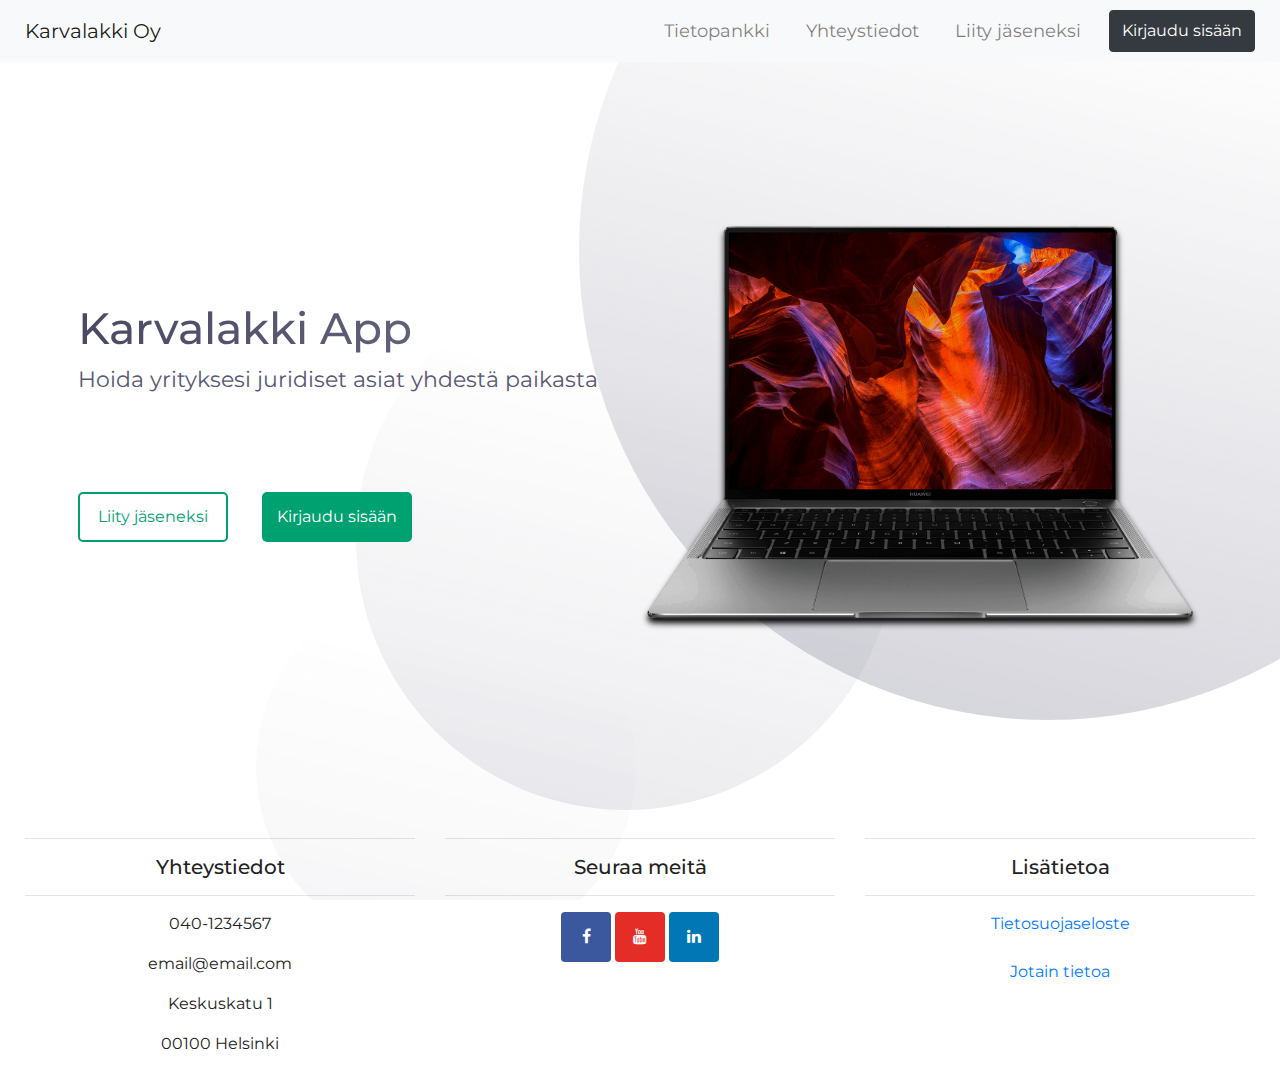
<file: index.html>
<!DOCTYPE html>
<html lang="en">
<head>
    <meta charset="UTF-8">
    <meta http-equiv="X-UA-Compatible" content="IE=edge">
    <meta name="viewport" content="width=device-width, initial-scale=1.0">
    <title>Karvalakki</title>
    <link href="https://cdn.jsdelivr.net/npm/bootstrap@5.0.0-beta3/dist/css/bootstrap.min.css" rel="stylesheet" integrity="sha384-eOJMYsd53ii+scO/bJGFsiCZc+5NDVN2yr8+0RDqr0Ql0h+rP48ckxlpbzKgwra6" crossorigin="anonymous">
    <link rel="stylesheet" href="https://maxcdn.bootstrapcdn.com/bootstrap/4.5.2/css/bootstrap.min.css">
    <script src="https://ajax.googleapis.com/ajax/libs/jquery/3.5.1/jquery.min.js"></script>
    <script src="https://cdnjs.cloudflare.com/ajax/libs/popper.js/1.16.0/umd/popper.min.js"></script>
    <script src="https://maxcdn.bootstrapcdn.com/bootstrap/4.5.2/js/bootstrap.min.js"></script>
    <link rel="preconnect" href="https://fonts.gstatic.com">
    <link href="https://fonts.googleapis.com/css2?family=Montserrat&display=swap" rel="stylesheet">
    <link rel="stylesheet" href="https://cdnjs.cloudflare.com/ajax/libs/font-awesome/4.7.0/css/font-awesome.min.css">
    <link rel="stylesheet" href="style.css">
</head>

<body>
    <!-- NavigationBar -->
    <nav class="navbar navbar-expand-md navbar-light bg-light sticky-top">
        <div class="container-fluid">
            <a class="navbar-brand" href="index.html">Karvalakki Oy</a>
            <button class="navbar-toggler" type="button" data-toggle="collapse" data-target="#navbarResponsive">
                <span class="navbar-toggler-icon"></span>
            </button>
            <div class="collapse navbar-collapse" id="navbarResponsive">
                <ul class="navbar-nav ml-auto">
                    
                    <li class="nav-item">
                        <a class="nav-link" href="services.html">Tietopankki</a>
                    </li>
                    <li class="nav-item">
                        <a class="nav-link" href="contact.html">Yhteystiedot</a>
                    </li>
                    <li class="nav-item">
                        <a class="nav-link" href="joinus.html">Liity jäseneksi</a>
                    </li>
                    <button type="button" class="btn btn-dark">Kirjaudu sisään</button>
                </ul>
            </div>
        </div>
    </nav>
    <!-- Palvelun esittely -->
    <main>
        <div class="container-fluid">
            <section class="presentation">
                <div class="introduction">
                <div class="intro-text">
                    <h1>Karvalakki App</h1>
                    <p>
                    Hoida yrityksesi juridiset asiat yhdestä paikasta
                    </p>
                </div>
                <div class="cta">
                    <button class="cta-select">Liity jäseneksi</button>
                    <button class="cta-add">Kirjaudu sisään</button>
                </div>
                </div>
                <div class="cover">
                <img src="./img/matebook.png" alt="matebook" />
                </div>
            </section>

            <img class="big-circle" src="./img/big-eclipse.svg" alt="" />
            <img class="mid-circle" src="./img/mid-eclipse.svg" alt="" />
            <img class="small-circle" src="./img/small-eclipse.svg" alt="" />
        </div>

    </main>

    <!-- Footer -->
    <footer>
        <div class="container-fluid padding">
            <div class="row text-center">
                <div class="col-md-4">
                    <hr class="light">
                    <h5>Yhteystiedot</h5>
                    <hr class="light">
                    <p>040-1234567</p>
                    <p>email@email.com</p>
                    <p>Keskuskatu 1</p>
                    <p>00100 Helsinki</p>
                </div>
                <div class="col-md-4">
                    <hr class="light">
                    <h5>Seuraa meitä</h5>
                    <hr class="light">
                    <button type="button" class="btn btn-social-icon btn-facebook"><i class="fa fa-facebook"></i></button> 
                    <button type="button" class="btn btn-social-icon btn-youtube"><i class="fa fa-youtube"></i></button> 
                    <button type="button" class="btn btn-social-icon btn-linkedin"><i class="fa fa-linkedin"></i></button>
                </div>
                <div class="col-md-4">
                    <hr class="light">
                    <h5>Lisätietoa</h5>
                    <hr class="light">
                    <div><a href="#">Tietosuojaseloste</a></div>
                    <br>
                    <div><a href="#">Jotain tietoa</a></div>
                </div>
            </div>
        </div>
    </footer>


    <script src="https://cdn.jsdelivr.net/npm/bootstrap@5.0.0-beta3/dist/js/bootstrap.bundle.min.js" integrity="sha384-JEW9xMcG8R+pH31jmWH6WWP0WintQrMb4s7ZOdauHnUtxwoG2vI5DkLtS3qm9Ekf" crossorigin="anonymous"></script>
</body>
</html>
</file>
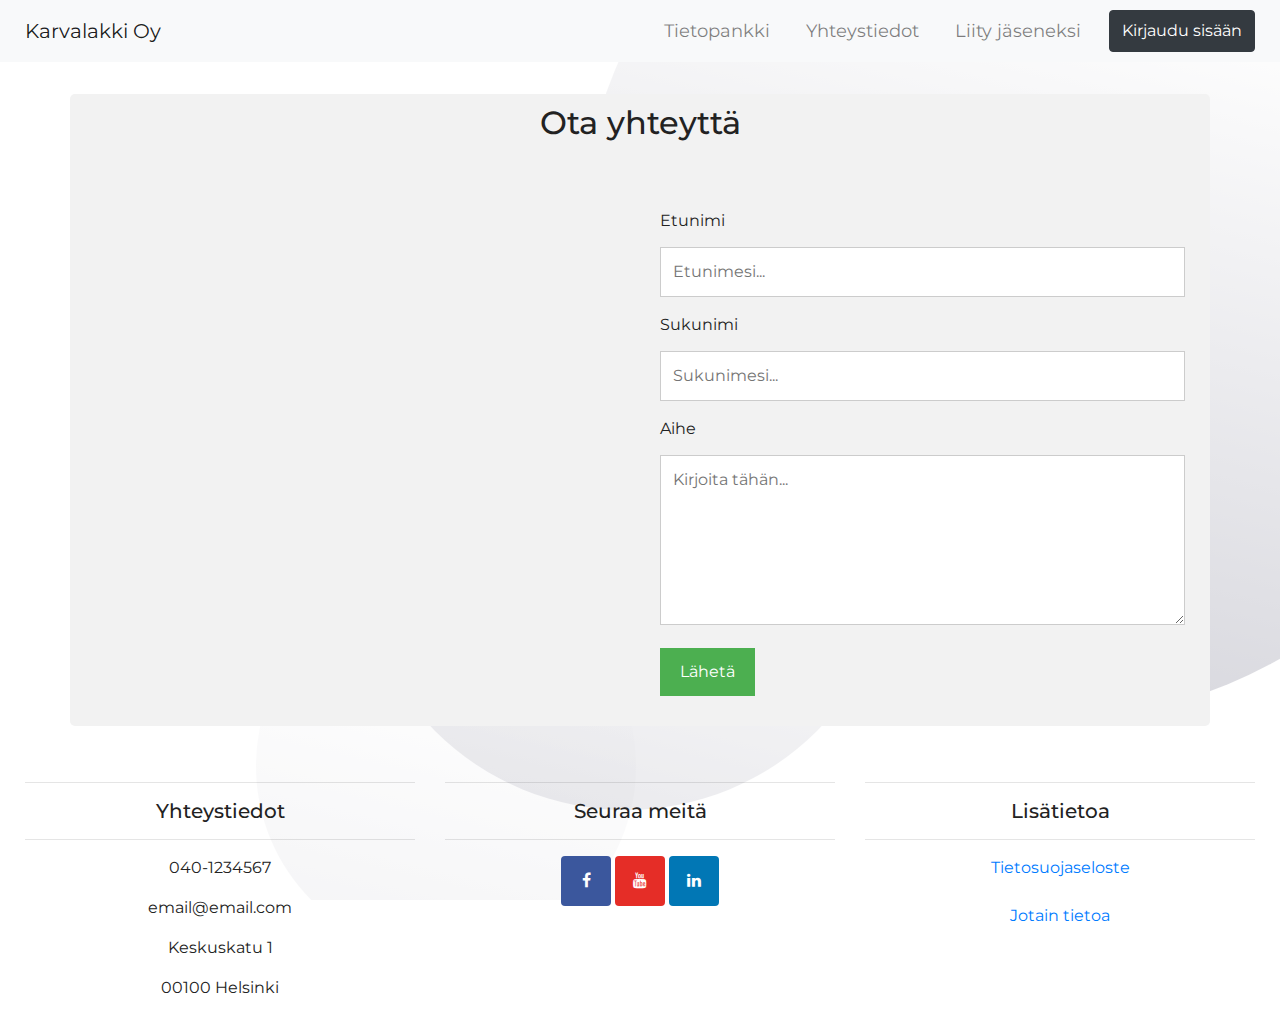
<file: contact.html>
<!DOCTYPE html>
<html lang="en">
<head>
    <meta charset="UTF-8">
    <meta http-equiv="X-UA-Compatible" content="IE=edge">
    <meta name="viewport" content="width=device-width, initial-scale=1.0">
    <title>Karvalakki</title>
    <link href="https://cdn.jsdelivr.net/npm/bootstrap@5.0.0-beta3/dist/css/bootstrap.min.css" rel="stylesheet" integrity="sha384-eOJMYsd53ii+scO/bJGFsiCZc+5NDVN2yr8+0RDqr0Ql0h+rP48ckxlpbzKgwra6" crossorigin="anonymous">
    <link rel="stylesheet" href="https://maxcdn.bootstrapcdn.com/bootstrap/4.5.2/css/bootstrap.min.css">
    <script src="https://ajax.googleapis.com/ajax/libs/jquery/3.5.1/jquery.min.js"></script>
    <script src="https://cdnjs.cloudflare.com/ajax/libs/popper.js/1.16.0/umd/popper.min.js"></script>
    <script src="https://maxcdn.bootstrapcdn.com/bootstrap/4.5.2/js/bootstrap.min.js"></script>
    <link rel="preconnect" href="https://fonts.gstatic.com">
    <link href="https://fonts.googleapis.com/css2?family=Montserrat&display=swap" rel="stylesheet">
    <link rel="stylesheet" href="https://cdnjs.cloudflare.com/ajax/libs/font-awesome/4.7.0/css/font-awesome.min.css">
    <link rel="stylesheet" href="style.css">
</head>

<body>
    <!-- NavigationBar -->
    <nav class="navbar navbar-expand-md navbar-light bg-light sticky-top">
        <div class="container-fluid">
            <a class="navbar-brand" href="index.html">Karvalakki Oy</a>
            <button class="navbar-toggler" type="button" data-toggle="collapse" data-target="#navbarResponsive">
                <span class="navbar-toggler-icon"></span>
            </button>
            <div class="collapse navbar-collapse" id="navbarResponsive">
                <ul class="navbar-nav ml-auto">
                    
                    <li class="nav-item">
                        <a class="nav-link" href="services.html">Tietopankki</a>
                    </li>
                    <li class="nav-item">
                        <a class="nav-link" href="contact.html">Yhteystiedot</a>
                    </li>
                    <li class="nav-item">
                        <a class="nav-link" href="joinus.html">Liity jäseneksi</a>
                    </li>
                    <button type="button" class="btn btn-dark">Kirjaudu sisään</button>
                </ul>
            </div>
        </div>
    </nav>

    <main style="padding-top: 2rem;">
        <div class="container">
        <div style="text-align:center">
            <h2>Ota yhteyttä</h2>
        </div>
        <div class="row">
            <div class="column">
                <div class="map-responsive">
                    <iframe src="https://www.google.com/maps/embed?pb=!1m18!1m12!1m3!1d1984.7808086507703!2d24.938859715877012!3d60.16780745055317!2m3!1f0!2f0!3f0!3m2!1i1024!2i768!4f13.1!3m3!1m2!1s0x46920bcbf5510ea1%3A0x2affe8f37912db98!2sMannerheimintie%2010%2C%2000100%20Helsinki!5e0!3m2!1sfi!2sfi!4v1616724009514!5m2!1sfi!2sfi" width="500" height="500" style="border:0;" allowfullscreen="" loading="lazy"></iframe>
                </div>
            </div>
            <div class="column">
            <form action="#">
                <label for="fname">Etunimi</label>
                <input type="text" id="fname" name="firstname" placeholder="Etunimesi...">
                <label for="lname">Sukunimi</label>
                <input type="text" id="lname" name="lastname" placeholder="Sukunimesi...">
                <label for="subject">Aihe</label>
                <textarea id="subject" name="subject" placeholder="Kirjoita tähän..." style="height:170px"></textarea>
                <input type="submit" value="Lähetä">
            </form>
            </div>
        </div>
        </div>

        <img class="big-circle" src="./img/big-eclipse.svg" alt="" />
        <img class="mid-circle" src="./img/mid-eclipse.svg" alt="" />
        <img class="small-circle" src="./img/small-eclipse.svg" alt="" />

    </main>

    <!-- Footer -->
    <footer>
        <div class="container-fluid padding">
            <div class="row text-center">
                <div class="col-md-4">
                    <hr class="light">
                    <h5>Yhteystiedot</h5>
                    <hr class="light">
                    <p>040-1234567</p>
                    <p>email@email.com</p>
                    <p>Keskuskatu 1</p>
                    <p>00100 Helsinki</p>
                </div>
                <div class="col-md-4">
                    <hr class="light">
                    <h5>Seuraa meitä</h5>
                    <hr class="light">
                    <button type="button" class="btn btn-social-icon btn-facebook"><i class="fa fa-facebook"></i></button> 
                    <button type="button" class="btn btn-social-icon btn-youtube"><i class="fa fa-youtube"></i></button> 
                    <button type="button" class="btn btn-social-icon btn-linkedin"><i class="fa fa-linkedin"></i></button>
                </div>
                <div class="col-md-4">
                    <hr class="light">
                    <h5>Lisätietoa</h5>
                    <hr class="light">
                    <div><a href="#">Tietosuojaseloste</a></div>
                    <br>
                    <div><a href="#">Jotain tietoa</a></div>
                </div>
            </div>
        </div>
    </footer>


    <script src="https://cdn.jsdelivr.net/npm/bootstrap@5.0.0-beta3/dist/js/bootstrap.bundle.min.js" integrity="sha384-JEW9xMcG8R+pH31jmWH6WWP0WintQrMb4s7ZOdauHnUtxwoG2vI5DkLtS3qm9Ekf" crossorigin="anonymous"></script>
</body>
</html>
</file>
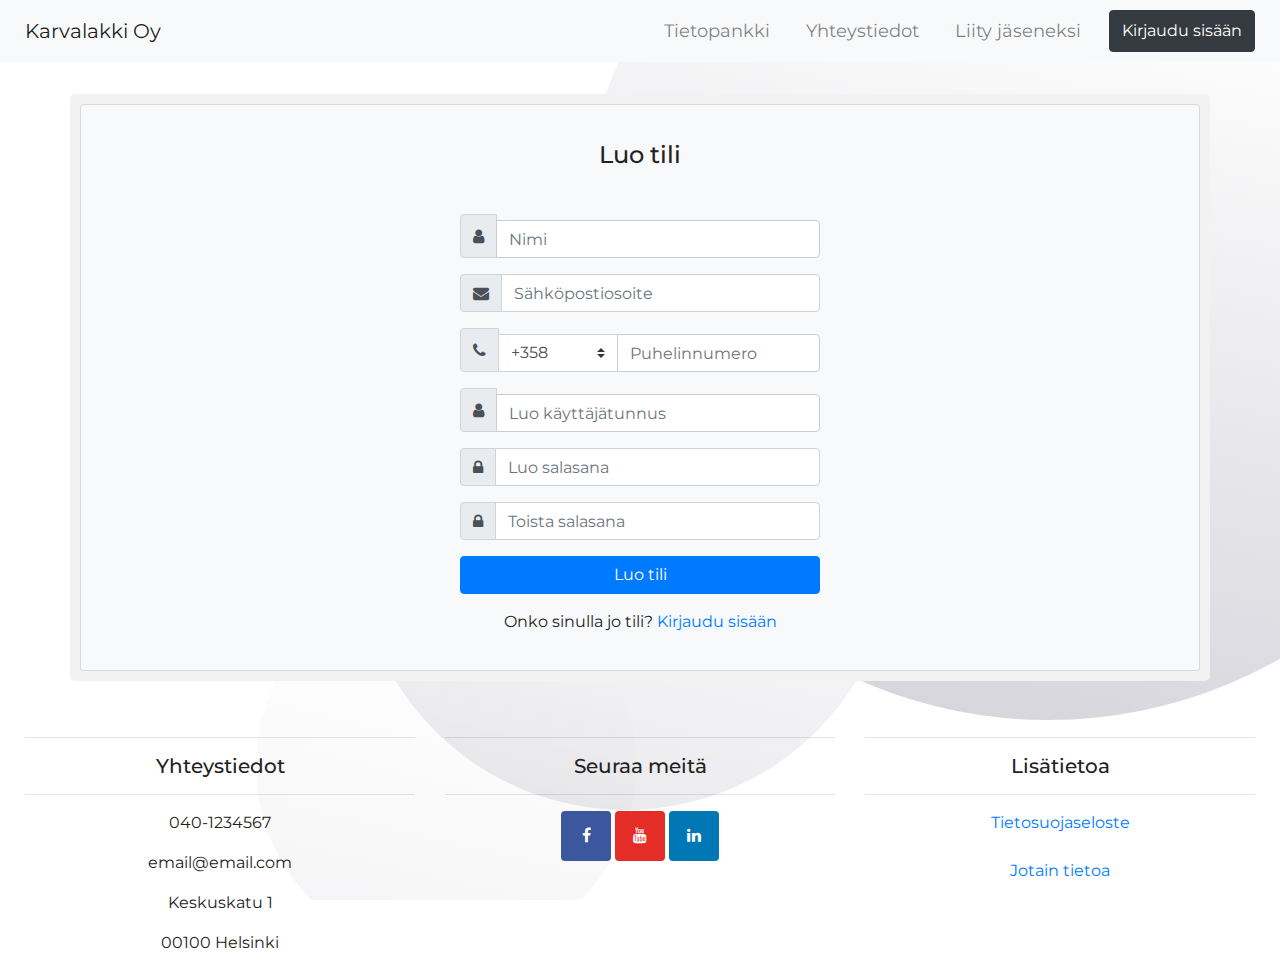
<file: joinus.html>
<!DOCTYPE html>
<html lang="en">
<head>
    <meta charset="UTF-8">
    <meta http-equiv="X-UA-Compatible" content="IE=edge">
    <meta name="viewport" content="width=device-width, initial-scale=1.0">
    <title>Karvalakki</title>
    <link href="https://cdn.jsdelivr.net/npm/bootstrap@5.0.0-beta3/dist/css/bootstrap.min.css" rel="stylesheet" integrity="sha384-eOJMYsd53ii+scO/bJGFsiCZc+5NDVN2yr8+0RDqr0Ql0h+rP48ckxlpbzKgwra6" crossorigin="anonymous">
    <link rel="stylesheet" href="https://maxcdn.bootstrapcdn.com/bootstrap/4.5.2/css/bootstrap.min.css">
    <script src="https://ajax.googleapis.com/ajax/libs/jquery/3.5.1/jquery.min.js"></script>
    <script src="https://cdnjs.cloudflare.com/ajax/libs/popper.js/1.16.0/umd/popper.min.js"></script>
    <script src="https://maxcdn.bootstrapcdn.com/bootstrap/4.5.2/js/bootstrap.min.js"></script>
    <link rel="preconnect" href="https://fonts.gstatic.com">
    <link href="https://fonts.googleapis.com/css2?family=Montserrat&display=swap" rel="stylesheet">
    <link rel="stylesheet" href="https://cdnjs.cloudflare.com/ajax/libs/font-awesome/4.7.0/css/font-awesome.min.css">
    <link rel="stylesheet" href="style.css">
</head>

<body>
    <!-- NavigationBar -->
    <nav class="navbar navbar-expand-md navbar-light bg-light sticky-top">
        <div class="container-fluid">
            <a class="navbar-brand" href="index.html">Karvalakki Oy</a>
            <button class="navbar-toggler" type="button" data-toggle="collapse" data-target="#navbarResponsive">
                <span class="navbar-toggler-icon"></span>
            </button>
            <div class="collapse navbar-collapse" id="navbarResponsive">
                <ul class="navbar-nav ml-auto">
                    
                    <li class="nav-item">
                        <a class="nav-link" href="services.html">Tietopankki</a>
                    </li>
                    <li class="nav-item">
                        <a class="nav-link" href="contact.html">Yhteystiedot</a>
                    </li>
                    <li class="nav-item">
                        <a class="nav-link" href="joinus.html">Liity jäseneksi</a>
                    </li>
                    <button type="button" class="btn btn-dark">Kirjaudu sisään</button>
                </ul>
            </div>
        </div>
    </nav>
    <!-- Liity jäseneksi -palkki -->
    <img class="big-circle" src="./img/big-eclipse.svg" alt="" />
    <img class="mid-circle" src="./img/mid-eclipse.svg" alt="" />
    <img class="small-circle" src="./img/small-eclipse.svg" alt="" />
    <main style="padding-top: 2rem;">
        <div class="container">
            <div class="card bg-light">
                <article class="card-body mx-auto" style="max-width: 400px;">
                <h4 class="card-title mt-3 text-center">Luo tili</h4>
	            
	            <form>
	                <div class="form-group input-group">
		                <div class="input-group-prepend">
		                    <span class="input-group-text"> <i class="fa fa-user"></i> </span>
		                </div>
                        <input name="" class="form-control" placeholder="Nimi" type="text">
                    </div> <!-- form-group// -->
                    <div class="form-group input-group">
    	                <div class="input-group-prepend">
		                    <span class="input-group-text"> <i class="fa fa-envelope"></i> </span>
		                </div>
                        <input name="" class="form-control" placeholder="Sähköpostiosoite" type="email">
                    </div> <!-- form-group// -->
                    <div class="form-group input-group">
    	                <div class="input-group-prepend">
		                    <span class="input-group-text"> <i class="fa fa-phone"></i> </span>
		                </div>
		                <select class="custom-select" style="max-width: 120px;">
		                    <option selected="">+358</option>
		                </select>
    	                <input name="" class="form-control" placeholder="Puhelinnumero" type="text">
                    </div> <!-- form-group// -->
                    <div class="form-group input-group">
    	                <div class="input-group-prepend">
		                    <span class="input-group-text"> <i class="fa fa-user"></i> </span>
		                </div>
                        <input class="form-control" placeholder="Luo käyttäjätunnus" type="text">
                    </div>
                    <div class="form-group input-group">
    	                <div class="input-group-prepend">
		                    <span class="input-group-text"> <i class="fa fa-lock"></i> </span>
		                </div>
                        <input class="form-control" placeholder="Luo salasana" type="password">
                    </div> <!-- form-group// -->
                    <div class="form-group input-group">
    	                <div class="input-group-prepend">
		                    <span class="input-group-text"> <i class="fa fa-lock"></i> </span>
		                </div>
                        <input class="form-control" placeholder="Toista salasana" type="password">
                    </div> <!-- form-group// -->                                      
                    <div class="form-group">
                        <button type="submit" class="btn btn-primary btn-block"> Luo tili  </button>
                    </div> <!-- form-group// -->      
                <p class="text-center">Onko sinulla jo tili? <a href="">Kirjaudu sisään</a> </p>                   
                </form>
                </article>
            </div> <!-- card.// -->
        </div>
    </main>

    <!-- Footer -->
    <footer>
        <div class="container-fluid padding">
            <div class="row text-center">
                <div class="col-md-4">
                    <hr class="light">
                    <h5>Yhteystiedot</h5>
                    <hr class="light">
                    <p>040-1234567</p>
                    <p>email@email.com</p>
                    <p>Keskuskatu 1</p>
                    <p>00100 Helsinki</p>
                </div>
                <div class="col-md-4">
                    <hr class="light">
                    <h5>Seuraa meitä</h5>
                    <hr class="light">
                    <button type="button" class="btn btn-social-icon btn-facebook"><i class="fa fa-facebook"></i></button> 
                    <button type="button" class="btn btn-social-icon btn-youtube"><i class="fa fa-youtube"></i></button> 
                    <button type="button" class="btn btn-social-icon btn-linkedin"><i class="fa fa-linkedin"></i></button>
                </div>
                <div class="col-md-4">
                    <hr class="light">
                    <h5>Lisätietoa</h5>
                    <hr class="light">
                    <div><a href="#">Tietosuojaseloste</a></div>
                    <br>
                    <div><a href="#">Jotain tietoa</a></div>
                </div>
            </div>
        </div>
    </footer>


    <script src="https://cdn.jsdelivr.net/npm/bootstrap@5.0.0-beta3/dist/js/bootstrap.bundle.min.js" integrity="sha384-JEW9xMcG8R+pH31jmWH6WWP0WintQrMb4s7ZOdauHnUtxwoG2vI5DkLtS3qm9Ekf" crossorigin="anonymous"></script>
</body>
</html>
</file>
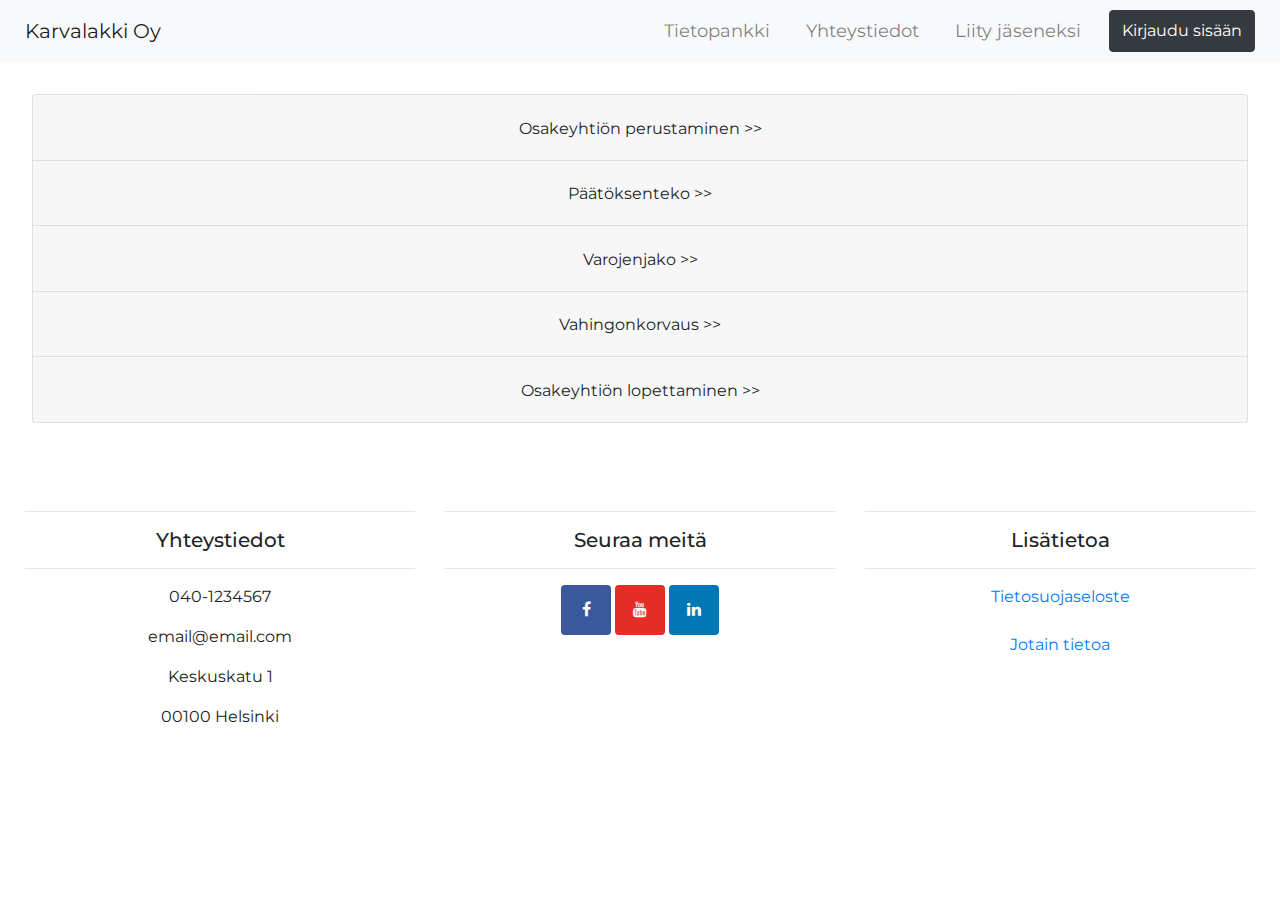
<file: osakeyhtio.html>
<!DOCTYPE html>
<html lang="en">
<head>
    <meta charset="UTF-8">
    <meta http-equiv="X-UA-Compatible" content="IE=edge">
    <meta name="viewport" content="width=device-width, initial-scale=1.0">
    <title>Karvalakki</title>
    <link href="https://cdn.jsdelivr.net/npm/bootstrap@5.0.0-beta3/dist/css/bootstrap.min.css" rel="stylesheet" integrity="sha384-eOJMYsd53ii+scO/bJGFsiCZc+5NDVN2yr8+0RDqr0Ql0h+rP48ckxlpbzKgwra6" crossorigin="anonymous">
    <link rel="stylesheet" href="https://maxcdn.bootstrapcdn.com/bootstrap/4.5.2/css/bootstrap.min.css">
    <script src="https://ajax.googleapis.com/ajax/libs/jquery/3.5.1/jquery.min.js"></script>
    <script src="https://cdnjs.cloudflare.com/ajax/libs/popper.js/1.16.0/umd/popper.min.js"></script>
    <script src="https://maxcdn.bootstrapcdn.com/bootstrap/4.5.2/js/bootstrap.min.js"></script>
    <link rel="preconnect" href="https://fonts.gstatic.com">
    <link href="https://fonts.googleapis.com/css2?family=Montserrat&display=swap" rel="stylesheet">
    <link rel="stylesheet" href="https://cdnjs.cloudflare.com/ajax/libs/font-awesome/4.7.0/css/font-awesome.min.css">
    <link rel="stylesheet" href="style.css">
</head>

<body>
    <!-- NavigationBar -->
    <nav class="navbar navbar-expand-md navbar-light bg-light sticky-top">
        <div class="container-fluid">
            <a class="navbar-brand" href="index.html">Karvalakki Oy</a>
            <button class="navbar-toggler" type="button" data-toggle="collapse" data-target="#navbarResponsive">
                <span class="navbar-toggler-icon"></span>
            </button>
            <div class="collapse navbar-collapse" id="navbarResponsive">
                <ul class="navbar-nav ml-auto">
                    
                    <li class="nav-item">
                        <a class="nav-link" href="services.html">Tietopankki</a>
                    </li>
                    <li class="nav-item">
                        <a class="nav-link" href="contact.html">Yhteystiedot</a>
                    </li>
                    <li class="nav-item">
                        <a class="nav-link" href="joinus.html">Liity jäseneksi</a>
                    </li>
                    <button type="button" class="btn btn-dark">Kirjaudu sisään</button>
                </ul>
            </div>
        </div>
    </nav>

    <!-- Kysymys&Vastaus-palsta -->
    <main>
        <div class="accordion" id="myAccordion">
            <div class="card">
                <div class="card-header" id="headingOne">
                    <h2 class="mb-0">
                        <button type="button" class="btn collapsed" data-toggle="collapse" data-target="#collapseOne">Osakeyhtiön perustaminen >></button>
                    </h2>
                </div>
                <div id="collapseOne" class="collapse" aria-labelledby="headingOne" data-parent="#myAccordion">
                    <div class="card-body">
                        <table class="table table-striped table-hover">
                            <tbody>
                                <tr>
                                <th scope="row"></th>
                                <td>
                                    <button class="btn" type="button" data-bs-toggle="collapse" data-bs-target="#collapseExample1" aria-expanded="false" aria-controls="collapseExample1">
                                        Kysymys? >>
                                    </button>
                                    <div class="collapse" id="collapseExample1">
                                    <div class="card card-body" style="margin-top: 1rem;">
                                        Vastaus
                                    </div>
                                    </div>
                                </td>
                                </tr>

                                <tr>
                                <th scope="row"></th>
                                <td>
                                    <button class="btn" type="button" data-bs-toggle="collapse" data-bs-target="#collapseExample2" aria-expanded="false" aria-controls="collapseExample2">
                                        Kysymys? >>
                                    </button>
                                    <div class="collapse" id="collapseExample2">
                                    <div class="card card-body" style="margin-top: 1rem;">
                                        Vastaus
                                    </div>
                                    </div>
                                </td>
                                </tr>

                                <tr>
                                <th scope="row"></th>
                                <td>
                                    <button class="btn" type="button" data-bs-toggle="collapse" data-bs-target="#collapseExample3" aria-expanded="false" aria-controls="collapseExample3">
                                        Kysymys? >>
                                    </button>
                                    <div class="collapse" id="collapseExample3">
                                    <div class="card card-body" style="margin-top: 1rem;">
                                        Vastaus
                                    </div>
                                    </div>
                                </td>
                                </tr>
                                
                            </tbody>
                            </table>
                    </div>
                </div>
            </div>
            <div class="card">
                <div class="card-header" id="headingTwo">
                    <h2 class="mb-0">
                        <button type="button" class="btn collapsed" data-toggle="collapse" data-target="#collapseTwo">Päätöksenteko >></button>
                    </h2>
                </div>
                <div id="collapseTwo" class="collapse" aria-labelledby="headingTwo" data-parent="#myAccordion">
                    <div class="card-body">
                        <table class="table table-striped table-hover">
                            <tbody>
                                <tr>
                                <th scope="row"></th>
                                <td>
                                    <button class="btn" type="button" data-bs-toggle="collapse" data-bs-target="#collapseExample4" aria-expanded="false" aria-controls="collapseExample4">
                                        Kysymys? >>
                                    </button>
                                    <div class="collapse" id="collapseExample4">
                                    <div class="card card-body" style="margin-top: 1rem;">
                                        Vastaus
                                    </div>
                                    </div>
                                </td>
                                </tr>

                                <tr>
                                <th scope="row"></th>
                                <td>
                                    <button class="btn" type="button" data-bs-toggle="collapse" data-bs-target="#collapseExample5" aria-expanded="false" aria-controls="collapseExample5">
                                        Kysymys? >>
                                    </button>
                                    <div class="collapse" id="collapseExample5">
                                    <div class="card card-body" style="margin-top: 1rem;">
                                        Vastaus
                                    </div>
                                    </div>
                                </td>
                                </tr>

                                <tr>
                                <th scope="row"></th>
                                <td>
                                    <button class="btn" type="button" data-bs-toggle="collapse" data-bs-target="#collapseExample6" aria-expanded="false" aria-controls="collapseExample6">
                                        Kysymys? >>
                                    </button>
                                    <div class="collapse" id="collapseExample6">
                                    <div class="card card-body" style="margin-top: 1rem;">
                                        Vastaus
                                    </div>
                                    </div>
                                </td>
                                </tr>
                                
                            </tbody>
                            </table>
                    </div>
                </div>
            </div>
            <div class="card">
                <div class="card-header" id="headingThree">
                    <h2 class="mb-0">
                        <button type="button" class="btn collapsed" data-toggle="collapse" data-target="#collapseThree">Varojenjako >></button>
                    </h2>
                </div>
                <div id="collapseThree" class="collapse" aria-labelledby="headingThree" data-parent="#myAccordion">
                    <div class="card-body">
                        <table class="table table-striped table-hover">
                            <tbody>
                                <tr>
                                <th scope="row"></th>
                                <td>
                                    <button class="btn" type="button" data-bs-toggle="collapse" data-bs-target="#collapseExample7" aria-expanded="false" aria-controls="collapseExample7">
                                        Kysymys? >>
                                    </button>
                                    <div class="collapse" id="collapseExample7">
                                    <div class="card card-body" style="margin-top: 1rem;">
                                        Vastaus
                                    </div>
                                    </div>
                                </td>
                                </tr>

                                <tr>
                                <th scope="row"></th>
                                <td>
                                    <button class="btn" type="button" data-bs-toggle="collapse" data-bs-target="#collapseExample8" aria-expanded="false" aria-controls="collapseExample8">
                                        Kysymys? >>
                                    </button>
                                    <div class="collapse" id="collapseExample8">
                                    <div class="card card-body" style="margin-top: 1rem;">
                                        Vastaus
                                    </div>
                                    </div>
                                </td>
                                </tr>

                                <tr>
                                <th scope="row"></th>
                                <td>
                                    <button class="btn" type="button" data-bs-toggle="collapse" data-bs-target="#collapseExample9" aria-expanded="false" aria-controls="collapseExample9">
                                        Kysymys? >>
                                    </button>
                                    <div class="collapse" id="collapseExample9">
                                    <div class="card card-body" style="margin-top: 1rem;">
                                        Vastaus
                                    </div>
                                    </div>
                                </td>
                                </tr>
                                
                            </tbody>
                            </table>
                    </div>
                </div>
            </div>
            <div class="card">
                <div class="card-header" id="headingFour">
                    <h2 class="mb-0">
                        <button type="button" class="btn collapsed" data-toggle="collapse" data-target="#collapseFour">Vahingonkorvaus >></button>
                    </h2>
                </div>
                <div id="collapseFour" class="collapse" aria-labelledby="headingFour" data-parent="#myAccordion">
                    <div class="card-body">
                        <table class="table table-striped table-hover">
                            <tbody>
                                <tr>
                                <th scope="row"></th>
                                <td>
                                    <button class="btn" type="button" data-bs-toggle="collapse" data-bs-target="#collapseExample10" aria-expanded="false" aria-controls="collapseExample10">
                                        Kysymys? >>
                                    </button>
                                    <div class="collapse" id="collapseExample10">
                                    <div class="card card-body" style="margin-top: 1rem;">
                                        Vastaus
                                    </div>
                                    </div>
                                </td>
                                </tr>

                                <tr>
                                <th scope="row"></th>
                                <td>
                                    <button class="btn" type="button" data-bs-toggle="collapse" data-bs-target="#collapseExample11" aria-expanded="false" aria-controls="collapseExample11">
                                        Kysymys? >>
                                    </button>
                                    <div class="collapse" id="collapseExample11">
                                    <div class="card card-body" style="margin-top: 1rem;">
                                        Vastaus
                                    </div>
                                    </div>
                                </td>
                                </tr>

                                <tr>
                                <th scope="row"></th>
                                <td>
                                    <button class="btn" type="button" data-bs-toggle="collapse" data-bs-target="#collapseExample12" aria-expanded="false" aria-controls="collapseExample12">
                                        Kysymys? >>
                                    </button>
                                    <div class="collapse" id="collapseExample12">
                                    <div class="card card-body" style="margin-top: 1rem;">
                                        Vastaus
                                    </div>
                                    </div>
                                </td>
                                </tr>
                                
                            </tbody>
                            </table>
                    </div>
                </div>
            </div>
            <div class="card">
                <div class="card-header" id="headingFive">
                    <h2 class="mb-0">
                        <button type="button" class="btn collapsed" data-toggle="collapse" data-target="#collapseFive">Osakeyhtiön lopettaminen >></button>
                    </h2>
                </div>
                <div id="collapseFive" class="collapse" aria-labelledby="headingFive" data-parent="#myAccordion">
                    <div class="card-body">
                        <table class="table table-striped table-hover">
                            <tbody>
                                <tr>
                                <th scope="row"></th>
                                <td>
                                    <button class="btn" type="button" data-bs-toggle="collapse" data-bs-target="#collapseExample13" aria-expanded="false" aria-controls="collapseExample13">
                                        Kysymys? >>
                                    </button>
                                    <div class="collapse" id="collapseExample13">
                                    <div class="card card-body" style="margin-top: 1rem;">
                                        Vastaus
                                    </div>
                                    </div>
                                </td>
                                </tr>

                                <tr>
                                <th scope="row"></th>
                                <td>
                                    <button class="btn" type="button" data-bs-toggle="collapse" data-bs-target="#collapseExample14" aria-expanded="false" aria-controls="collapseExample14">
                                        Kysymys? >>
                                    </button>
                                    <div class="collapse" id="collapseExample14">
                                    <div class="card card-body" style="margin-top: 1rem;">
                                        Vastaus
                                    </div>
                                    </div>
                                </td>
                                </tr>

                                <tr>
                                <th scope="row"></th>
                                <td>
                                    <button class="btn" type="button" data-bs-toggle="collapse" data-bs-target="#collapseExample15" aria-expanded="false" aria-controls="collapseExample15">
                                        Kysymys? >>
                                    </button>
                                    <div class="collapse" id="collapseExample15">
                                    <div class="card card-body" style="margin-top: 1rem;">
                                        Vastaus
                                    </div>
                                    </div>
                                </td>
                                </tr>
                                
                            </tbody>
                            </table>
                    </div>
                </div>
            </div>
        </div>
    </main>

    <!-- Footer -->
    <footer>
        <div class="container-fluid padding">
            <div class="row text-center">
                <div class="col-md-4">
                    <hr class="light">
                    <h5>Yhteystiedot</h5>
                    <hr class="light">
                    <p>040-1234567</p>
                    <p>email@email.com</p>
                    <p>Keskuskatu 1</p>
                    <p>00100 Helsinki</p>
                </div>
                <div class="col-md-4">
                    <hr class="light">
                    <h5>Seuraa meitä</h5>
                    <hr class="light">
                    <button type="button" class="btn btn-social-icon btn-facebook"><i class="fa fa-facebook"></i></button> 
                    <button type="button" class="btn btn-social-icon btn-youtube"><i class="fa fa-youtube"></i></button> 
                    <button type="button" class="btn btn-social-icon btn-linkedin"><i class="fa fa-linkedin"></i></button>
                </div>
                <div class="col-md-4">
                    <hr class="light">
                    <h5>Lisätietoa</h5>
                    <hr class="light">
                    <div><a href="#">Tietosuojaseloste</a></div>
                    <br>
                    <div><a href="#">Jotain tietoa</a></div>
                </div>
            </div>
        </div>
    </footer>


    <script src="https://cdn.jsdelivr.net/npm/bootstrap@5.0.0-beta3/dist/js/bootstrap.bundle.min.js" integrity="sha384-JEW9xMcG8R+pH31jmWH6WWP0WintQrMb4s7ZOdauHnUtxwoG2vI5DkLtS3qm9Ekf" crossorigin="anonymous"></script>

    
</body>
</html>
</file>
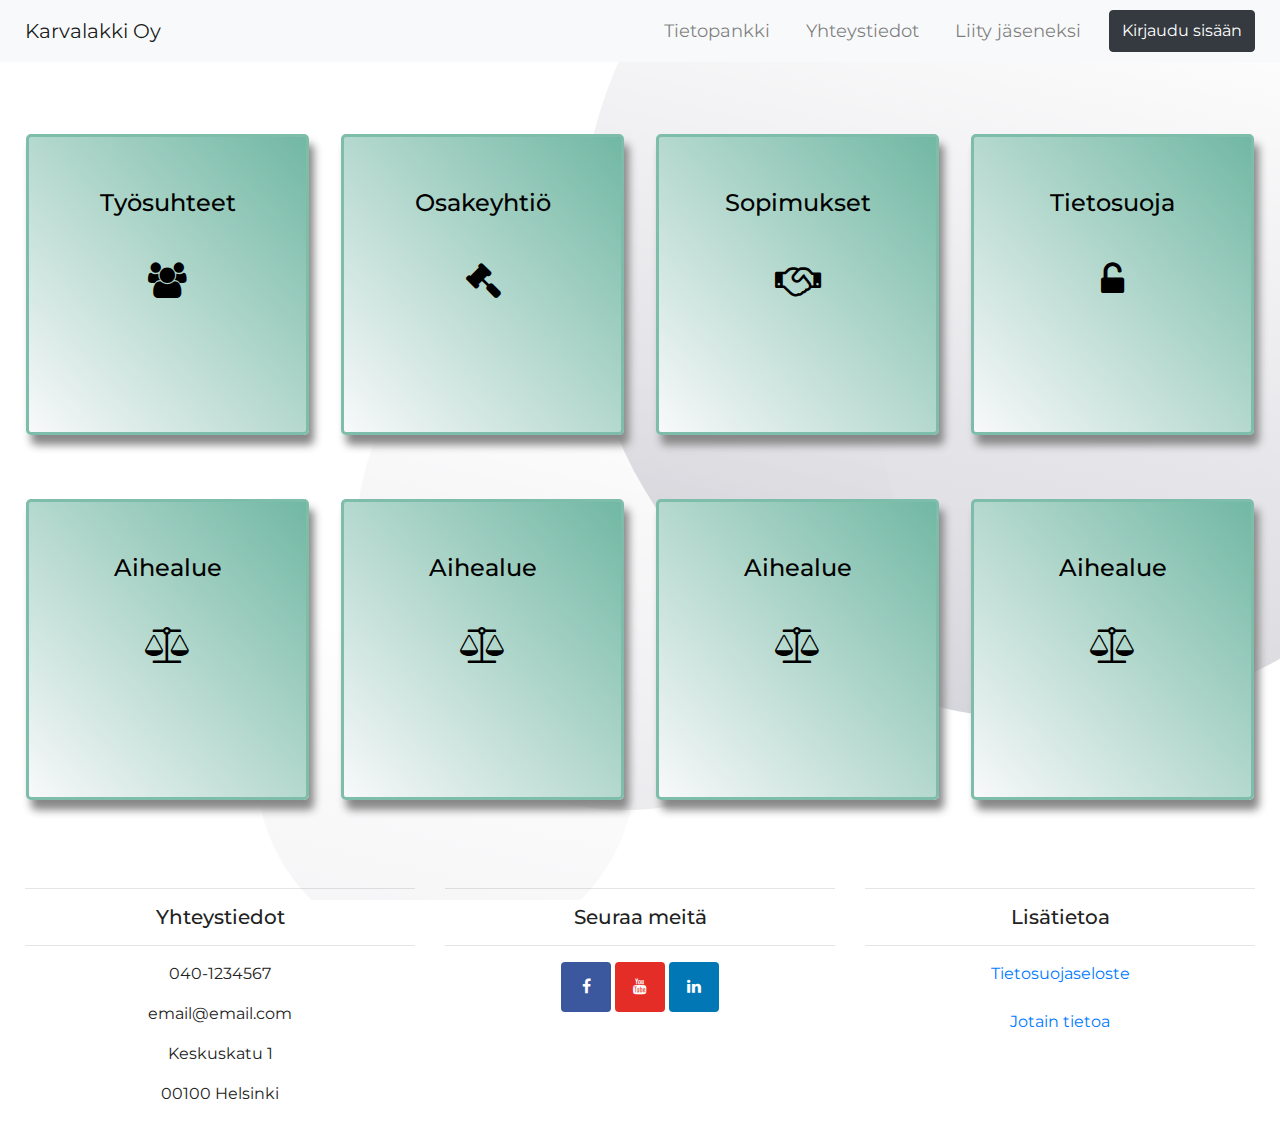
<file: services.html>
<!DOCTYPE html>
<html lang="en">
<head>
    <meta charset="UTF-8">
    <meta http-equiv="X-UA-Compatible" content="IE=edge">
    <meta name="viewport" content="width=device-width, initial-scale=1.0">
    <title>Karvalakki</title>
    <link href="https://cdn.jsdelivr.net/npm/bootstrap@5.0.0-beta3/dist/css/bootstrap.min.css" rel="stylesheet" integrity="sha384-eOJMYsd53ii+scO/bJGFsiCZc+5NDVN2yr8+0RDqr0Ql0h+rP48ckxlpbzKgwra6" crossorigin="anonymous">
    <link rel="stylesheet" href="https://maxcdn.bootstrapcdn.com/bootstrap/4.5.2/css/bootstrap.min.css">
    <script src="https://ajax.googleapis.com/ajax/libs/jquery/3.5.1/jquery.min.js"></script>
    <script src="https://cdnjs.cloudflare.com/ajax/libs/popper.js/1.16.0/umd/popper.min.js"></script>
    <script src="https://maxcdn.bootstrapcdn.com/bootstrap/4.5.2/js/bootstrap.min.js"></script>
    <link rel="preconnect" href="https://fonts.gstatic.com">
    <link href="https://fonts.googleapis.com/css2?family=Montserrat&display=swap" rel="stylesheet">
    <link rel="stylesheet" href="https://cdnjs.cloudflare.com/ajax/libs/font-awesome/4.7.0/css/font-awesome.min.css">
    <link rel="stylesheet" href="style.css">
</head>

<body>
    <!-- NavigationBar -->
    <nav class="navbar navbar-expand-md navbar-light bg-light sticky-top">
        <div class="container-fluid">
            <a class="navbar-brand" href="index.html">Karvalakki Oy</a>
            <button class="navbar-toggler" type="button" data-toggle="collapse" data-target="#navbarResponsive">
                <span class="navbar-toggler-icon"></span>
            </button>
            <div class="collapse navbar-collapse" id="navbarResponsive">
                <ul class="navbar-nav ml-auto">
                    
                    <li class="nav-item">
                        <a class="nav-link" href="services.html">Tietopankki</a>
                    </li>
                    <li class="nav-item">
                        <a class="nav-link" href="contact.html">Yhteystiedot</a>
                    </li>
                    <li class="nav-item">
                        <a class="nav-link" href="joinus.html">Liity jäseneksi</a>
                    </li>
                    <button type="button" class="btn btn-dark">Kirjaudu sisään</button>
                </ul>
            </div>
        </div>
    </nav>

    <main>
        <img class="big-circle" src="./img/big-eclipse.svg" alt="" />
        <img class="mid-circle" src="./img/mid-eclipse.svg" alt="" />
        <img class="small-circle" src="./img/small-eclipse.svg" alt="" />
        <!-- Cards -->
    <div class="container-fluid padding">
        <div class="row padding">
            <div class="col-md-3">
                <a href="tyosuhteet.html">
                    <div class="kortti">
                        <div class="card-body">
                            <h4 class="card-title">Työsuhteet</h4>
                            <i class="fa fa-users" style='font-size:36px'></i>
                        </div>
                    </div>
                </a>
            </div>
            <div class="col-md-3">
                <a href="osakeyhtio.html">
                    <div class="kortti">
                        <div class="card-body">
                            <h4 class="card-title">Osakeyhtiö</h4>
                            <i class="fa fa-gavel" style='font-size:36px'></i>
                        </div>
                    </div>
                </a>
            </div>
            <div class="col-md-3">
                <a href="#">
                    <div class="kortti">
                        <div class="card-body">
                            <h4 class="card-title">Sopimukset</h4>
                            <i class="fa fa-handshake-o" style='font-size:36px'></i>
                        </div>
                    </div>
                </a>
            </div>
            <div class="col-md-3">
                <a href="#">
                    <div class="kortti">
                        <div class="card-body">
                            <h4 class="card-title">Tietosuoja</h4>
                            <i class="fa fa-unlock-alt" style='font-size:36px'></i>
                        </div>
                    </div>
                </a>
            </div>
            <div class="col-md-3">
                <a href="#">
                    <div class="kortti">
                        <div class="card-body">
                            <h4 class="card-title">Aihealue</h4>
                            <i class="fa fa-balance-scale" style='font-size:36px'></i>
                        </div>
                    </div>
                </a>
            </div>
            <div class="col-md-3">
                <a href="#">
                    <div class="kortti">
                        <div class="card-body">
                            <h4 class="card-title">Aihealue</h4>
                            <i class="fa fa-balance-scale" style='font-size:36px'></i>
                        </div>
                    </div>
                </a>
            </div>
            <div class="col-md-3">
                <a href="#">
                    <div class="kortti">
                        <div class="card-body">
                            <h4 class="card-title">Aihealue</h4>
                            <i class="fa fa-balance-scale" style='font-size:36px'></i>
                        </div>
                    </div>
                </a>
            </div>
            <div class="col-md-3">
                <a href="#">
                    <div class="kortti">
                        <div class="card-body">
                            <h4 class="card-title">Aihealue</h4>
                            <i class="fa fa-balance-scale" style='font-size:36px'></i>
                        </div>
                    </div>
                </a>
            </div>
        </div>
    </div>
    </main>

    <!-- Footer -->
    <footer>
        <div class="container-fluid padding">
            <div class="row text-center">
                <div class="col-md-4">
                    <hr class="light">
                    <h5>Yhteystiedot</h5>
                    <hr class="light">
                    <p>040-1234567</p>
                    <p>email@email.com</p>
                    <p>Keskuskatu 1</p>
                    <p>00100 Helsinki</p>
                </div>
                <div class="col-md-4">
                    <hr class="light">
                    <h5>Seuraa meitä</h5>
                    <hr class="light">
                    <button type="button" class="btn btn-social-icon btn-facebook"><i class="fa fa-facebook"></i></button> 
                    <button type="button" class="btn btn-social-icon btn-youtube"><i class="fa fa-youtube"></i></button> 
                    <button type="button" class="btn btn-social-icon btn-linkedin"><i class="fa fa-linkedin"></i></button>
                </div>
                <div class="col-md-4">
                    <hr class="light">
                    <h5>Lisätietoa</h5>
                    <hr class="light">
                    <div><a href="#">Tietosuojaseloste</a></div>
                    <br>
                    <div><a href="#">Jotain tietoa</a></div>
                </div>
            </div>
        </div>
    </footer>


    <script src="https://cdn.jsdelivr.net/npm/bootstrap@5.0.0-beta3/dist/js/bootstrap.bundle.min.js" integrity="sha384-JEW9xMcG8R+pH31jmWH6WWP0WintQrMb4s7ZOdauHnUtxwoG2vI5DkLtS3qm9Ekf" crossorigin="anonymous"></script>
</body>
</html>
</file>
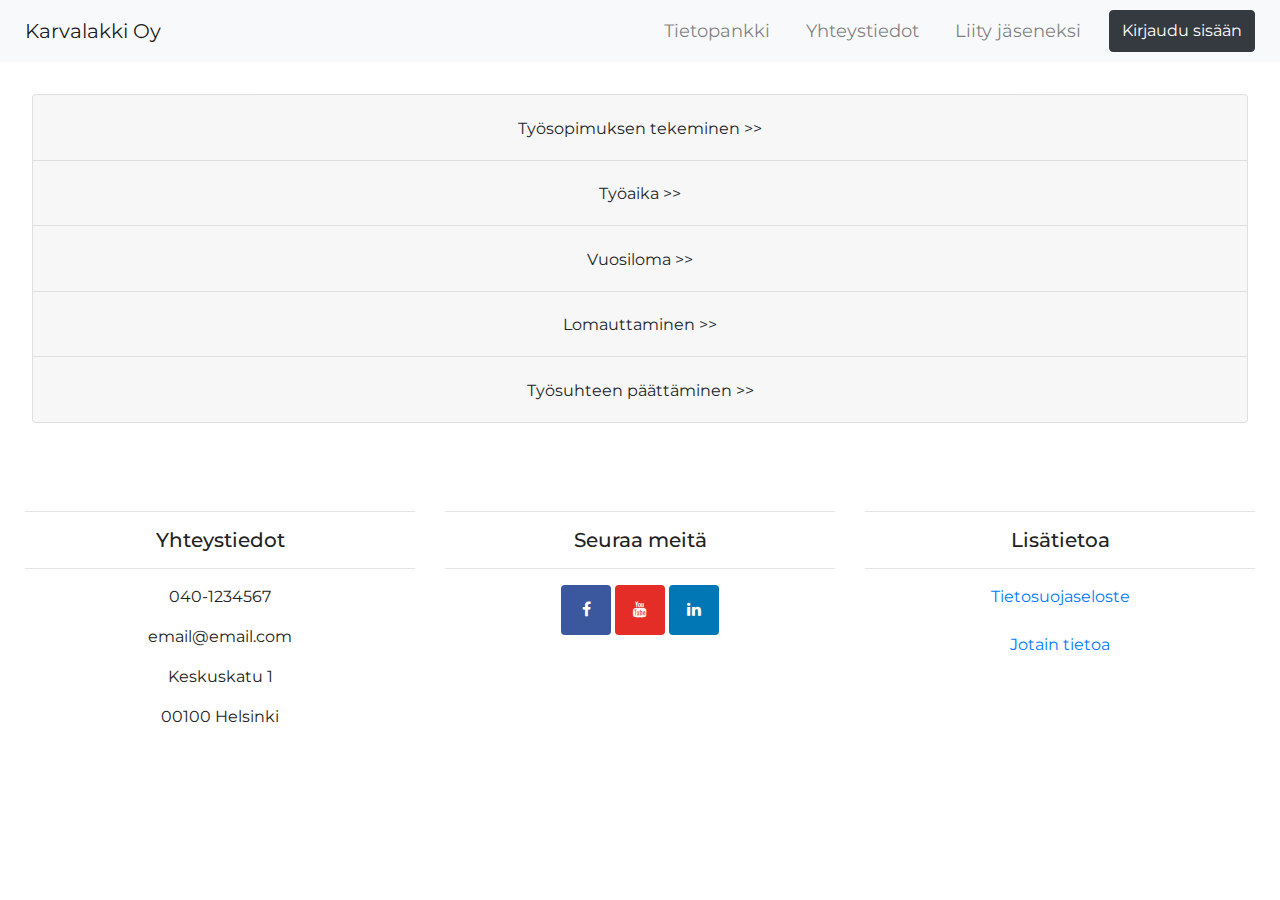
<file: tyosuhteet.html>
<!DOCTYPE html>
<html lang="en">
<head>
    <meta charset="UTF-8">
    <meta http-equiv="X-UA-Compatible" content="IE=edge">
    <meta name="viewport" content="width=device-width, initial-scale=1.0">
    <title>Karvalakki</title>
    <link href="https://cdn.jsdelivr.net/npm/bootstrap@5.0.0-beta3/dist/css/bootstrap.min.css" rel="stylesheet" integrity="sha384-eOJMYsd53ii+scO/bJGFsiCZc+5NDVN2yr8+0RDqr0Ql0h+rP48ckxlpbzKgwra6" crossorigin="anonymous">
    <link rel="stylesheet" href="https://maxcdn.bootstrapcdn.com/bootstrap/4.5.2/css/bootstrap.min.css">
    <script src="https://ajax.googleapis.com/ajax/libs/jquery/3.5.1/jquery.min.js"></script>
    <script src="https://cdnjs.cloudflare.com/ajax/libs/popper.js/1.16.0/umd/popper.min.js"></script>
    <script src="https://maxcdn.bootstrapcdn.com/bootstrap/4.5.2/js/bootstrap.min.js"></script>
    <link rel="preconnect" href="https://fonts.gstatic.com">
    <link href="https://fonts.googleapis.com/css2?family=Montserrat&display=swap" rel="stylesheet">
    <link rel="stylesheet" href="https://cdnjs.cloudflare.com/ajax/libs/font-awesome/4.7.0/css/font-awesome.min.css">
    <link rel="stylesheet" href="style.css">
</head>

<body>
    <!-- NavigationBar -->
    <nav class="navbar navbar-expand-md navbar-light bg-light sticky-top">
        <div class="container-fluid">
            <a class="navbar-brand" href="index.html">Karvalakki Oy</a>
            <button class="navbar-toggler" type="button" data-toggle="collapse" data-target="#navbarResponsive">
                <span class="navbar-toggler-icon"></span>
            </button>
            <div class="collapse navbar-collapse" id="navbarResponsive">
                <ul class="navbar-nav ml-auto">
                    
                    <li class="nav-item">
                        <a class="nav-link" href="services.html">Tietopankki</a>
                    </li>
                    <li class="nav-item">
                        <a class="nav-link" href="contact.html">Yhteystiedot</a>
                    </li>
                    <li class="nav-item">
                        <a class="nav-link" href="joinus.html">Liity jäseneksi</a>
                    </li>
                    <button type="button" class="btn btn-dark">Kirjaudu sisään</button>
                </ul>
            </div>
        </div>
    </nav>

    <!-- Kysymys&Vastaus-palsta -->
    <main>
        <div class="accordion" id="myAccordion">
            <div class="card">
                <div class="card-header" id="headingOne">
                    <h2 class="mb-0">
                        <button type="button" class="btn collapsed" data-toggle="collapse" data-target="#collapseOne">Työsopimuksen tekeminen >></button>
                    </h2>
                </div>
                <div id="collapseOne" class="collapse" aria-labelledby="headingOne" data-parent="#myAccordion">
                    <div class="card-body">
                        <table class="table table-striped table-hover">
                            <tbody>
                                <tr>
                                <th scope="row"></th>
                                <td>
                                    <button class="btn" type="button" data-bs-toggle="collapse" data-bs-target="#collapseExample1" aria-expanded="false" aria-controls="collapseExample1">
                                        Pitääkö työsopimus tehdä kirjallisesti? >>
                                    </button>
                                    <div class="collapse" id="collapseExample1">
                                    <div class="card card-body" style="margin-top: 1rem;">
                                        Laki ei edellytä työsopimukselta kirjallista muotoa. Suullinen työsopimus on siten yhtä pätevä kuin kirjallinenkin. On kuitenkin suositeltavaa tehdä työsopimus kirjallisessa muodossa. 
                                    </div>
                                    </div>
                                </td>
                                </tr>

                                <tr>
                                <th scope="row"></th>
                                <td>
                                    <button class="btn" type="button" data-bs-toggle="collapse" data-bs-target="#collapseExample2" aria-expanded="false" aria-controls="collapseExample2">
                                        Mikä on koeajan enimmäispituus? >>
                                    </button>
                                    <div class="collapse" id="collapseExample2">
                                    <div class="card card-body" style="margin-top: 1rem;">
                                        Lain mukaan koeajan enimmäispituus on 6 kuukautta. Alalla sovellettavassa työehtosopimuksessa voi kuitenkin olla koeaikaa koskevia määräyksiä. Suositeltavaa on tarkistaa kyseiset määräykset omasta työehtosopimuksesta.
                                    </div>
                                    </div>
                                </td>
                                </tr>

                                <tr>
                                <th scope="row"></th>
                                <td>
                                    <button class="btn" type="button" data-bs-toggle="collapse" data-bs-target="#collapseExample3" aria-expanded="false" aria-controls="collapseExample3">
                                        Minkä verran työntekijälle pitää vähintään maksaa palkkaa? >>
                                    </button>
                                    <div class="collapse" id="collapseExample3">
                                    <div class="card card-body" style="margin-top: 1rem;">
                                        Työntekijän vähimmäispalkka määräytyy alalla sovellettavan työehtosopimuksen mukaan. Näin ollen vähimmäispalkka tulee katsoa omasta työehtosopimuksesta. Mikäli alalla ei ole työehtosopimusta, työntekijälle maksettavan palkan tulee olla kohtuullinen tehtävään työhön nähden.
                                    </div>
                                    </div>
                                </td>
                                </tr>
                                
                            </tbody>
                            </table>
                    </div>
                </div>
            </div>
            <div class="card">
                <div class="card-header" id="headingTwo">
                    <h2 class="mb-0">
                        <button type="button" class="btn collapsed" data-toggle="collapse" data-target="#collapseTwo">Työaika >></button>
                    </h2>
                </div>
                <div id="collapseTwo" class="collapse" aria-labelledby="headingTwo" data-parent="#myAccordion">
                    <div class="card-body">
                        <table class="table table-striped table-hover">
                            <tbody>
                                <tr>
                                <th scope="row"></th>
                                <td>
                                    <button class="btn" type="button" data-bs-toggle="collapse" data-bs-target="#collapseExample4" aria-expanded="false" aria-controls="collapseExample4">
                                        Mitä tarkoittavat lisätyö ja ylityö? >>
                                    </button>
                                    <div class="collapse" id="collapseExample4">
                                    <div class="card card-body" style="margin-top: 1rem;">
                                        Lisätyötä on työsopimuksessa sovitun viikkotyöajan ylittävä työ 40:een viikkotuntiin saakka. Ylityötä puolestaan on päivässä 8 tuntia ja viikossa 40 tuntia ylittävä työ.
                                    </div>
                                    </div>
                                </td>
                                </tr>

                                <tr>
                                <th scope="row"></th>
                                <td>
                                    <button class="btn" type="button" data-bs-toggle="collapse" data-bs-target="#collapseExample5" aria-expanded="false" aria-controls="collapseExample5">
                                        Työntekijä lähtee aamulla kotoaan suoraan asiakkaalle. Pitääkö hänelle maksaa palkkaa matka-ajalta? >>
                                    </button>
                                    <div class="collapse" id="collapseExample5">
                                    <div class="card card-body" style="margin-top: 1rem;">
                                        Matka-aikaa ei lähtökohtaisesti katsota työajaksi ellei se samalla ole osa työsuoritusta. Jos työntekijän varsinaiset työtehtävät alkavat vasta asiakkaan luota, työntekijälle ei tarvitse maksaa palkkaa matkaan käytetyltä ajalta.
                                    </div>
                                    </div>
                                </td>
                                </tr>

                                <tr>
                                <th scope="row"></th>
                                <td>
                                    <button class="btn" type="button" data-bs-toggle="collapse" data-bs-target="#collapseExample6" aria-expanded="false" aria-controls="collapseExample6">
                                        Onko työntekijän lounastauko palkallista aikaa? >>
                                    </button>
                                    <div class="collapse" id="collapseExample6">
                                    <div class="card card-body" style="margin-top: 1rem;">
                                        Lounastauko ei lähtökohtaisesti ole palkallista aikaa, mikäli työntekijä voi vapaasti poistua työntekemispaikalta lounastauon ajaksi. Alalla sovellettavassa työehtosopimuksessa voi kuitenkin olla lounastaukoa koskevia määräyksiä, jotka on suositeltavaa tarkistaa.
                                    </div>
                                    </div>
                                </td>
                                </tr>
                                
                            </tbody>
                            </table>
                    </div>
                </div>
            </div>
            <div class="card">
                <div class="card-header" id="headingThree">
                    <h2 class="mb-0">
                        <button type="button" class="btn collapsed" data-toggle="collapse" data-target="#collapseThree">Vuosiloma >></button>
                    </h2>
                </div>
                <div id="collapseThree" class="collapse" aria-labelledby="headingThree" data-parent="#myAccordion">
                    <div class="card-body">
                        <table class="table table-striped table-hover">
                            <tbody>
                                <tr>
                                <th scope="row"></th>
                                <td>
                                    <button class="btn" type="button" data-bs-toggle="collapse" data-bs-target="#collapseExample7" aria-expanded="false" aria-controls="collapseExample7">
                                        Ansaitseeko työntekijä uutta vuosilomaa pidettävän vuosiloman ajalta? >>
                                    </button>
                                    <div class="collapse" id="collapseExample7">
                                    <div class="card card-body" style="margin-top: 1rem;">
                                        Vuosilomaa kertyy siltä ajalta, jolta työnantaja on velvollinen maksamaan työntekijälle palkkaa. Koska pidettävän vuosiloman ajalta maksetaan vuosilomapalkkaa, siltä kertyy uutta vuosilomaa.
                                    </div>
                                    </div>
                                </td>
                                </tr>

                                <tr>
                                <th scope="row"></th>
                                <td>
                                    <button class="btn" type="button" data-bs-toggle="collapse" data-bs-target="#collapseExample8" aria-expanded="false" aria-controls="collapseExample8">
                                        Kuluttaako jouluaatto vuosilomaa? >>
                                    </button>
                                    <div class="collapse" id="collapseExample8">
                                    <div class="card card-body" style="margin-top: 1rem;">
                                        Ei kuluta. Sunnuntait, kirkolliset juhlapäivät, itsenäisyyspäivä, jouluaatto, juhannusaatto, pääsiäislauantai ja vapunpäivä eivät kuluta vuosilomaa.
                                    </div>
                                    </div>
                                </td>
                                </tr>

                                <tr>
                                <th scope="row"></th>
                                <td>
                                    <button class="btn" type="button" data-bs-toggle="collapse" data-bs-target="#collapseExample9" aria-expanded="false" aria-controls="collapseExample9">
                                        Ansaitseeko työntekijä kokolomautuksen ajalta vuosilomaa? >>
                                    </button>
                                    <div class="collapse" id="collapseExample9">
                                    <div class="card card-body" style="margin-top: 1rem;">
                                        Lomautusaikaa pidetään työssäolon veroisena aikana enintään 30 työpäivää kerrallaan. Toisin sanoen lomautuksen ensimmäiset 30 työpäivää ovat sellaista aikaa, jolta työntekijä ansaitsee normaalisti vuosilomaa. 
                                    </div>
                                    </div>
                                </td>
                                </tr>
                                
                            </tbody>
                            </table>
                    </div>
                </div>
            </div>
            <div class="card">
                <div class="card-header" id="headingFour">
                    <h2 class="mb-0">
                        <button type="button" class="btn collapsed" data-toggle="collapse" data-target="#collapseFour">Lomauttaminen >></button>
                    </h2>
                </div>
                <div id="collapseFour" class="collapse" aria-labelledby="headingFour" data-parent="#myAccordion">
                    <div class="card-body">
                        <table class="table table-striped table-hover">
                            <tbody>
                                <tr>
                                <th scope="row"></th>
                                <td>
                                    <button class="btn" type="button" data-bs-toggle="collapse" data-bs-target="#collapseExample10" aria-expanded="false" aria-controls="collapseExample10">
                                        Voiko työntekijää lomauttaa irtisanomisajalla? >>
                                    </button>
                                    <div class="collapse" id="collapseExample10">
                                    <div class="card card-body" style="margin-top: 1rem;">
                                        Ei voi. Työnantaja ei voi kiertää irtisanomisajan palkanmaksuvelvollisuuttaan lomauttamalla työntekijän irtisanomisajaksi.
                                    </div>
                                    </div>
                                </td>
                                </tr>

                                <tr>
                                <th scope="row"></th>
                                <td>
                                    <button class="btn" type="button" data-bs-toggle="collapse" data-bs-target="#collapseExample11" aria-expanded="false" aria-controls="collapseExample11">
                                        Voiko työntekijää lomauttaa kurinpidollisena toimenpiteenä? >>
                                    </button>
                                    <div class="collapse" id="collapseExample11">
                                    <div class="card card-body" style="margin-top: 1rem;">
                                        Ei voi. Lomautuksen tulee perustua tuotannollisiin ja tuotannollisiin syihin. 
                                    </div>
                                    </div>
                                </td>
                                </tr>

                                <tr>
                                <th scope="row"></th>
                                <td>
                                    <button class="btn" type="button" data-bs-toggle="collapse" data-bs-target="#collapseExample12" aria-expanded="false" aria-controls="collapseExample12">
                                        Työntekijä on ollut lomautettuna yli 200 päivää. Mitä tulee huomioida? >>
                                    </button>
                                    <div class="collapse" id="collapseExample12">
                                    <div class="card card-body" style="margin-top: 1rem;">
                                        Lomautuksen kestettyä yhdenjaksoisesti yli 200 päivää työntekijällä on oikeus irtisanoa työsuhteensa päättymään välittömästi ja saada korvauksena irtisanomisajan palkkansa ikään kuin työnantaja olisi irtisanonut työsuhteen. Toisin sanoen korvauksen määrä lasketaan työnantajan noudatettavan irtisanomisajan mukaan.
                                    </div>
                                    </div>
                                </td>
                                </tr>
                                
                            </tbody>
                            </table>
                    </div>
                </div>
            </div>
            <div class="card">
                <div class="card-header" id="headingFive">
                    <h2 class="mb-0">
                        <button type="button" class="btn collapsed" data-toggle="collapse" data-target="#collapseFive">Työsuhteen päättäminen >></button>
                    </h2>
                </div>
                <div id="collapseFive" class="collapse" aria-labelledby="headingFive" data-parent="#myAccordion">
                    <div class="card-body">
                        <table class="table table-striped table-hover">
                            <tbody>
                                <tr>
                                <th scope="row"></th>
                                <td>
                                    <button class="btn" type="button" data-bs-toggle="collapse" data-bs-target="#collapseExample13" aria-expanded="false" aria-controls="collapseExample13">
                                        Voiko työsuhteen irtisanoa syrjivillä perusteilla? >>
                                    </button>
                                    <div class="collapse" id="collapseExample13">
                                    <div class="card card-body" style="margin-top: 1rem;">
                                        Ei voi. Työntekijää ei voi irtisanoa syrjivillä perusteilla. Syrjiviä perusteita ovat muun muassa uskonto, ihonväri, ikä tai sukupuoli.
                                    </div>
                                    </div>
                                </td>
                                </tr>

                                <tr>
                                <th scope="row"></th>
                                <td>
                                    <button class="btn" type="button" data-bs-toggle="collapse" data-bs-target="#collapseExample14" aria-expanded="false" aria-controls="collapseExample14">
                                        Voiko myöhästymisestä antaa varoituksen? >>
                                    </button>
                                    <div class="collapse" id="collapseExample14">
                                    <div class="card card-body" style="margin-top: 1rem;">
                                        Kyllä voi. 
                                    </div>
                                    </div>
                                </td>
                                </tr>

                                <tr>
                                <th scope="row"></th>
                                <td>
                                    <button class="btn" type="button" data-bs-toggle="collapse" data-bs-target="#collapseExample15" aria-expanded="false" aria-controls="collapseExample15">
                                        Tarvitseeko koeaikapurkua perustella? >>
                                    </button>
                                    <div class="collapse" id="collapseExample15">
                                    <div class="card card-body" style="margin-top: 1rem;">
                                        Laki ei varsinaisesti edellytä koeaikapurun perustelemista. Täyttääkseen purkutilaisuuteen liittyvän kuulemisvelvoitteen työnantajan on kuitenkin varauduttava tarvittaessa selventämään työntekijälle koeaikapurun taustaa.
                                    </div>
                                    </div>
                                </td>
                                </tr>
                                
                            </tbody>
                            </table>
                    </div>
                </div>
            </div>
        </div>
    </main>

    <!-- Footer -->
    <footer>
        <div class="container-fluid padding">
            <div class="row text-center">
                <div class="col-md-4">
                    <hr class="light">
                    <h5>Yhteystiedot</h5>
                    <hr class="light">
                    <p>040-1234567</p>
                    <p>email@email.com</p>
                    <p>Keskuskatu 1</p>
                    <p>00100 Helsinki</p>
                </div>
                <div class="col-md-4">
                    <hr class="light">
                    <h5>Seuraa meitä</h5>
                    <hr class="light">
                    <button type="button" class="btn btn-social-icon btn-facebook"><i class="fa fa-facebook"></i></button> 
                    <button type="button" class="btn btn-social-icon btn-youtube"><i class="fa fa-youtube"></i></button> 
                    <button type="button" class="btn btn-social-icon btn-linkedin"><i class="fa fa-linkedin"></i></button>
                </div>
                <div class="col-md-4">
                    <hr class="light">
                    <h5>Lisätietoa</h5>
                    <hr class="light">
                    <div><a href="#">Tietosuojaseloste</a></div>
                    <br>
                    <div><a href="#">Jotain tietoa</a></div>
                </div>
            </div>
        </div>
    </footer>


    <script src="https://cdn.jsdelivr.net/npm/bootstrap@5.0.0-beta3/dist/js/bootstrap.bundle.min.js" integrity="sha384-JEW9xMcG8R+pH31jmWH6WWP0WintQrMb4s7ZOdauHnUtxwoG2vI5DkLtS3qm9Ekf" crossorigin="anonymous"></script>

    
</body>
</html>
</file>
<file: style.css>
html,
body {
  height: 100%;
  width: 100%;
  font-family: "Montserrat", sans-serif;
  color: #222;
}

.navbar {
  padding: 10px;
}

.navbar-brand {
  size: 1rem;
}

.navbar-nav li {
  padding-right: 20px;
}

.nav-link {
  font-size: 1.1em !important;
}

.divider-text {
  position: relative;
  text-align: center;
  margin-top: 15px;
  margin-bottom: 15px;
}

.divider-text span {
  padding: 7px;
  font-size: 12px;
  position: relative;
  z-index: 2;
}

.divider-text:after {
  content: "";
  position: absolute;
  width: 100%;
  border-bottom: 1px solid #ddd;
  top: 55%;
  left: 0;
  z-index: 1;
}

.btn-facebook1 {
  background-color: #405D9D;
  color: #fff;
}

.btn.btn-social-icon {
  width: 50px;
  height: 50px;
  padding: 0
}

.btn-facebook {
  background: #3b579d;
  color: #ffffff
}

.btn-youtube {
  background: #e52d27;
  color: #ffffff
}

.btn-linkedin {
  background: #0177b5;
  color: #ffffff
}

.col-md-3 {
  padding-top: 2rem;
  padding-left: 1rem;
  padding-right: 1rem;
  padding-bottom: 2rem;
}

.kortti {
  background-image: linear-gradient(to right top, #f8f9fa, #71b8a3);
  box-shadow: 5px 10px 8px #888888;
  color:#000000;
  padding-top: 2rem;
  padding-bottom: 7rem;
  text-align: center;
  border-radius: 5px;
  border-style: solid;
  border-color: #7dbdaa;
}

.kortti:hover {
  -webkit-transform: scale(1.05);
  -ms-transform: scale(1.05);
  transform: scale(1.05);
}

a:link {
  text-decoration: none;
}

.card-title {
  padding-bottom: 2rem;
}

.row {
  margin-top: 40px;
  padding: 0 10px;
}

.clickable {
  cursor: pointer;
}

.panel-heading span {
  margin-top: -20px;
  font-size: 15px;
}

.accordion {
  padding-left: 2rem;
  padding-right: 2rem;
  padding-top: 2rem;
  padding-bottom: 2rem;
  text-align: center;
}

.btn-link {
  text-decoration: none;
}

* {
  box-sizing: border-box;
}

/* Style inputs */
input[type=text],
select,
textarea {
  width: 100%;
  padding: 12px;
  border: 1px solid #ccc;
  margin-top: 6px;
  margin-bottom: 16px;
  resize: vertical;
}

input[type=submit] {
  background-color: #4CAF50;
  color: white;
  padding: 12px 20px;
  border: none;
  cursor: pointer;
}

input[type=submit]:hover {
  background-color: #45a049;
}

/* Style the container/contact section */
.container {
  border-radius: 5px;
  background-color: #f2f2f2;
  padding: 10px;
}

/* Create two columns that float next to eachother */
.column {
  float: left;
  width: 50%;
  margin-top: 6px;
  padding: 20px;
}

/* Clear floats after the columns */
.row:after {
  content: "";
  display: table;
  clear: both;
}

/* Responsive layout - when the screen is less than 600px wide, make the two columns stack on top of each other instead of next to each other */
@media screen and (max-width: 600px) {

  .column,
  input[type=submit] {
    width: 100%;
    margin-top: 0;
  }
}

.map-responsive {
  overflow: hidden;
  padding-bottom: 56.25%;
  position: relative;
  height: 0;
}

.map-responsive iframe {
  left: 0;
  top: 0;
  height: 100%;
  width: 100%;
  position: absolute;
}

.cover img {
  height: 100%;
  filter: drop-shadow(0px 5px 3px black);
  animation: drop 1.5s ease;
}

.big-circle {
  position: absolute;
  top: 0px;
  right: 0px;
  z-index: -1;
  opacity: 0.5;
  height: 80%;
}

.mid-circle {
  position: absolute;
  top: 30%;
  right: 30%;
  z-index: -1;
  height: 60%;
  opacity: 0.4;
}

.small-circle {
  position: absolute;
  bottom: 0%;
  left: 20%;
  z-index: -1;
  opacity: 0.4;
}

@media screen and (max-width: 1024px) {
  .presentation {
    flex-direction: column;
  }

  .introduction {
    margin-top: 5vh;
    text-emphasis: center;
  }

  .intro-text h1 {
    font-size: 30px;
  }

  .intro-text p {
    font-size: 18px;
  }

  .cta {
    padding: 10px 0px 0px 0px;
  }

  .laptop-select {
    bottom: 5%;
    right: 50%;
    width: 50%;
    transform: translate(50%, 5%);
  }

  .cover img {
    height: 80%;
  }

  .small-circle,
  .mid-circle,
  .big-circle {
    opacity: 0.2;
  }
}

.laptop-select {
  width: 15%;
  display: flex;
  justify-content: space-around;
  position: absolute;
  right: 20%;
}

@keyframes drop {
  0% {
    opacity: 0;
    transform: translateY(-80px);
  }

  100% {
    opacity: 1;
    transform: translateY(0px);
  }
}

.cta {
  padding: 50px 0px 0px 0px;
}

.cta-select {
  border: 2px solid #00A170;
  background: transparent;
  color: #00A170;
  width: 150px;
  height: 50px;
  cursor: pointer;
  font-size: 16px;
  border-radius: 5px;
}

.cta-add {
  background: #00A170;
  width: 150px;
  height: 50px;
  cursor: pointer;
  font-size: 16px;
  border: none;
  color: white;
  margin: 30px 0px 0px 30px;
  border-radius: 5px;
}

.cover {
  flex: 1;
  display: flex;
  justify-content: center;
  height: 60vh;
}

.cover img {
  height: 100%;
  filter: drop-shadow(0px 5px 3px black);
  animation: drop 1.5s ease;
}

.presentation {
  display: flex;
  width: 90%;
  margin: auto;
  min-height: 80vh;
  align-items: center;
}

.introduction {
  flex: 1;
}

.intro-text h1 {
  font-size: 44px;
  font-weight: 500;
  background: linear-gradient(to right, #494964, #6f6f89);
  -webkit-background-clip: text;
  -webkit-text-fill-color: transparent;
}

.intro-text p {
  margin-top: 5px;
  font-size: 22px;
  color: #585772;
}
</file>
